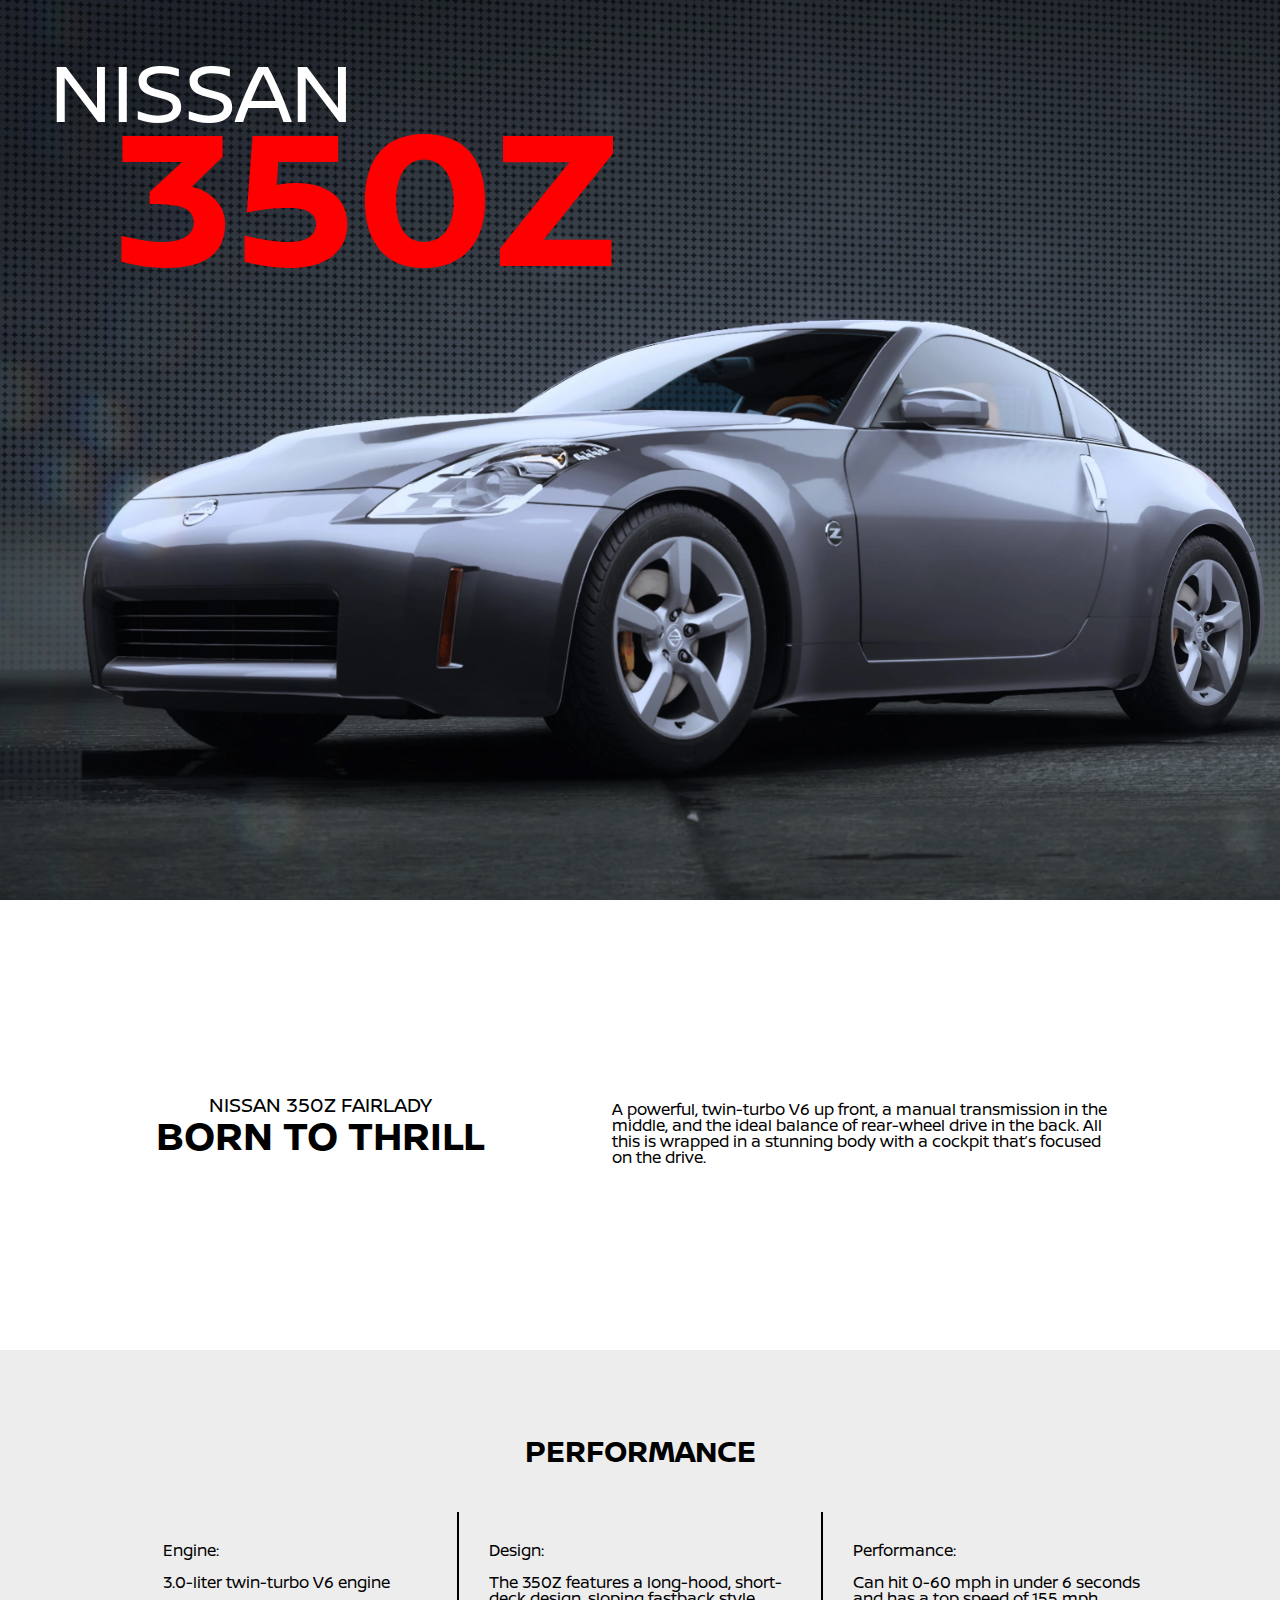
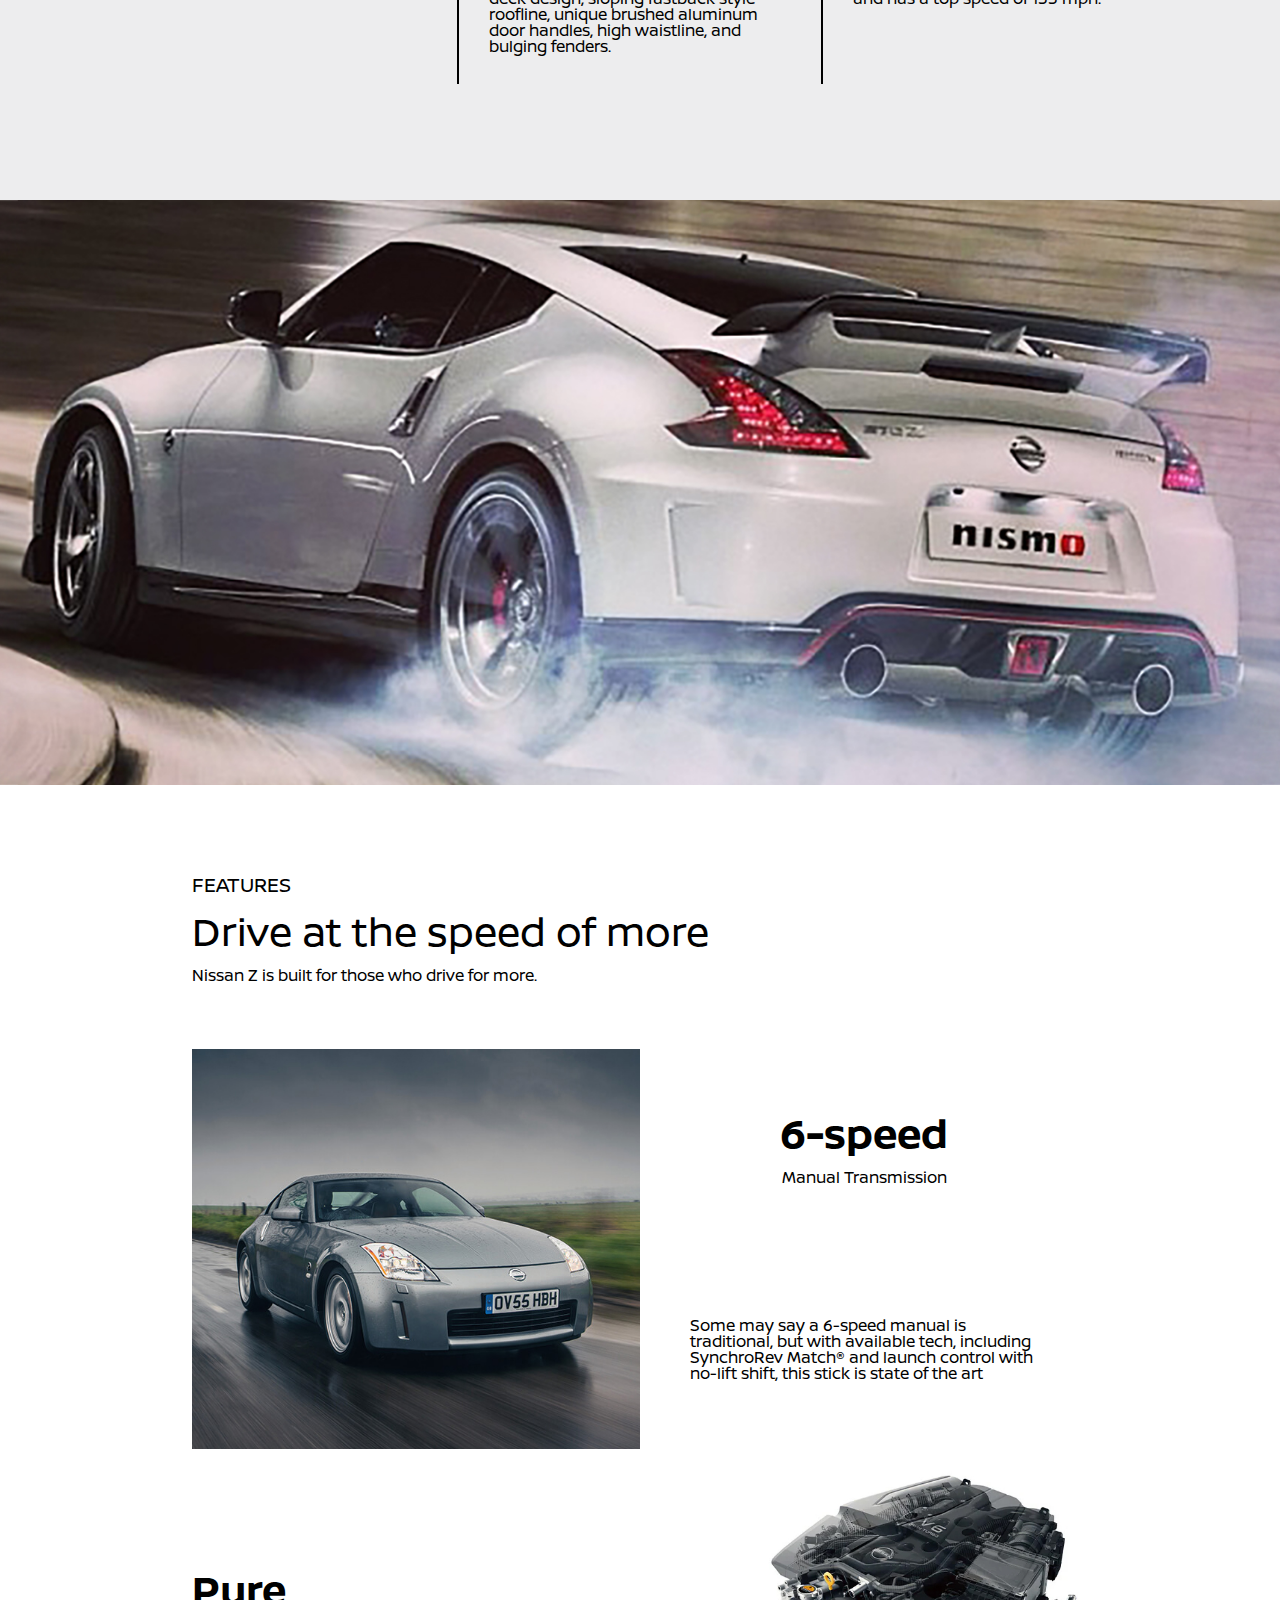
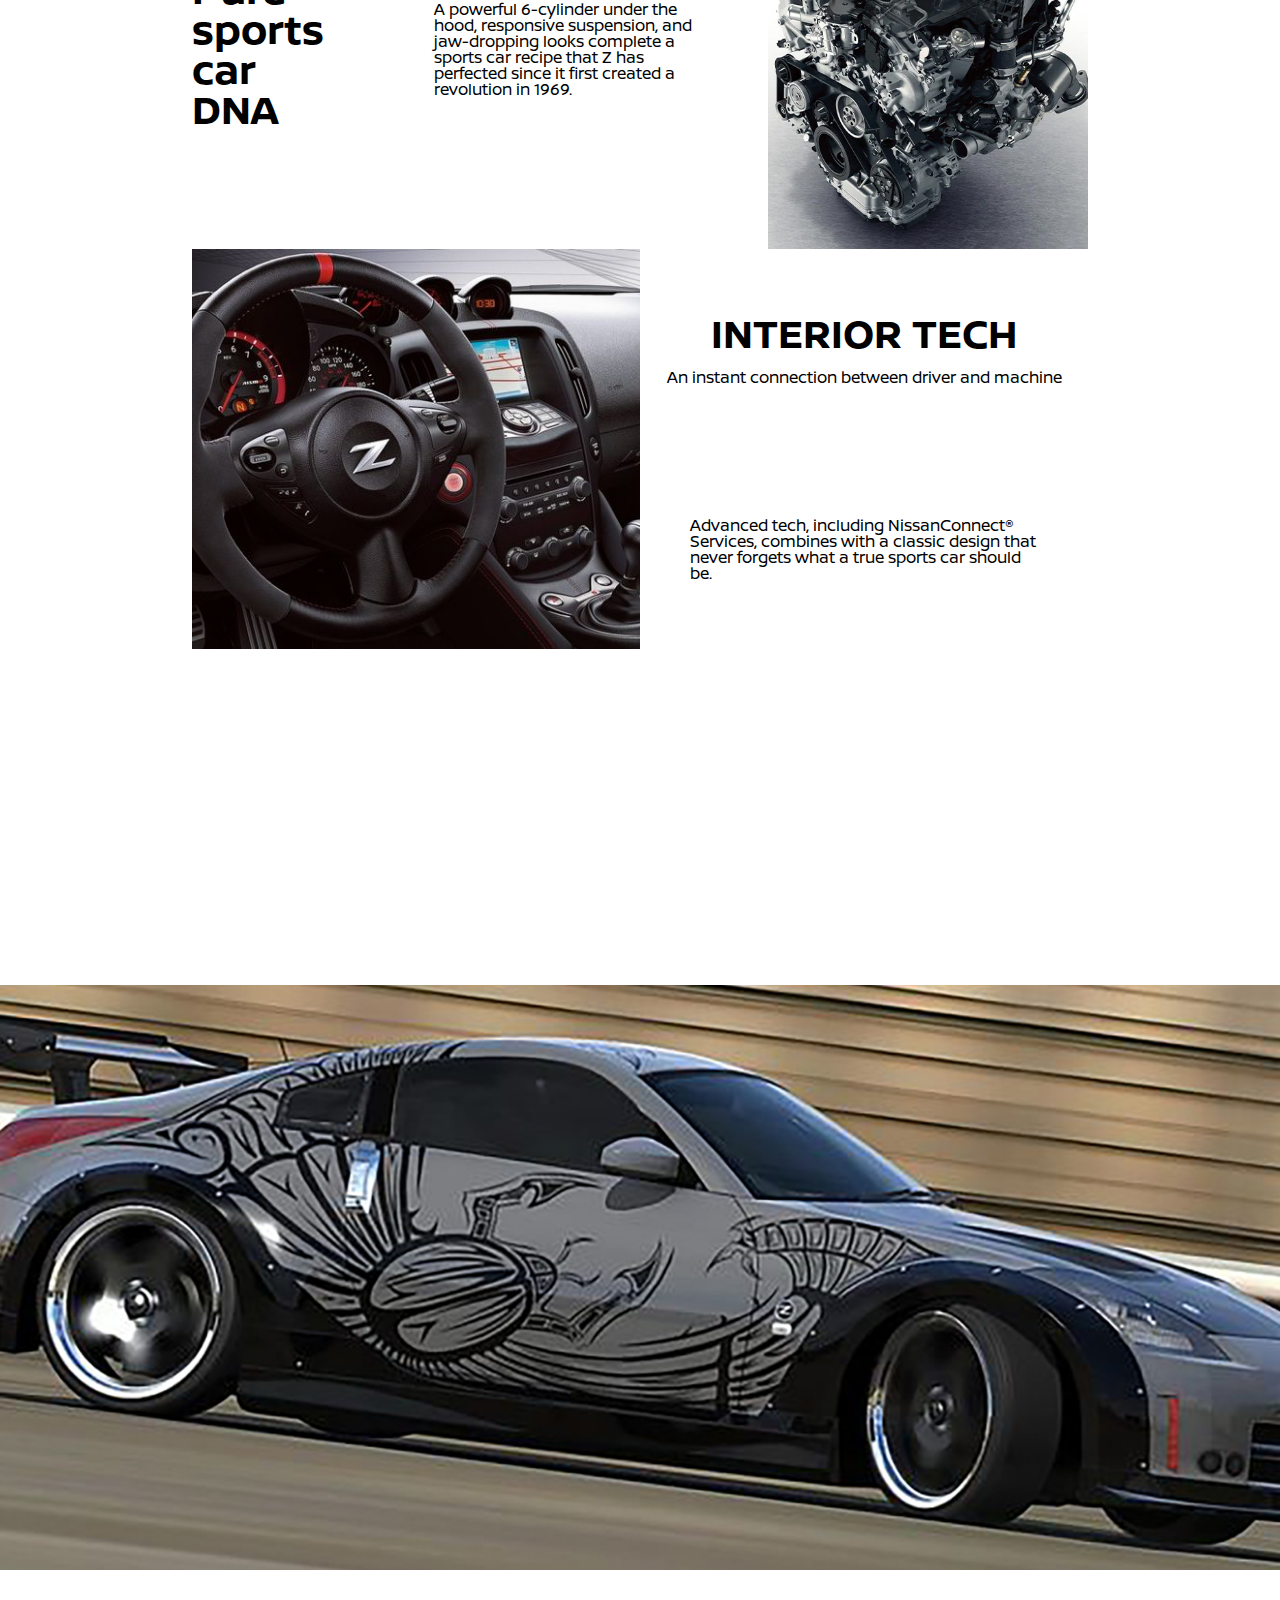
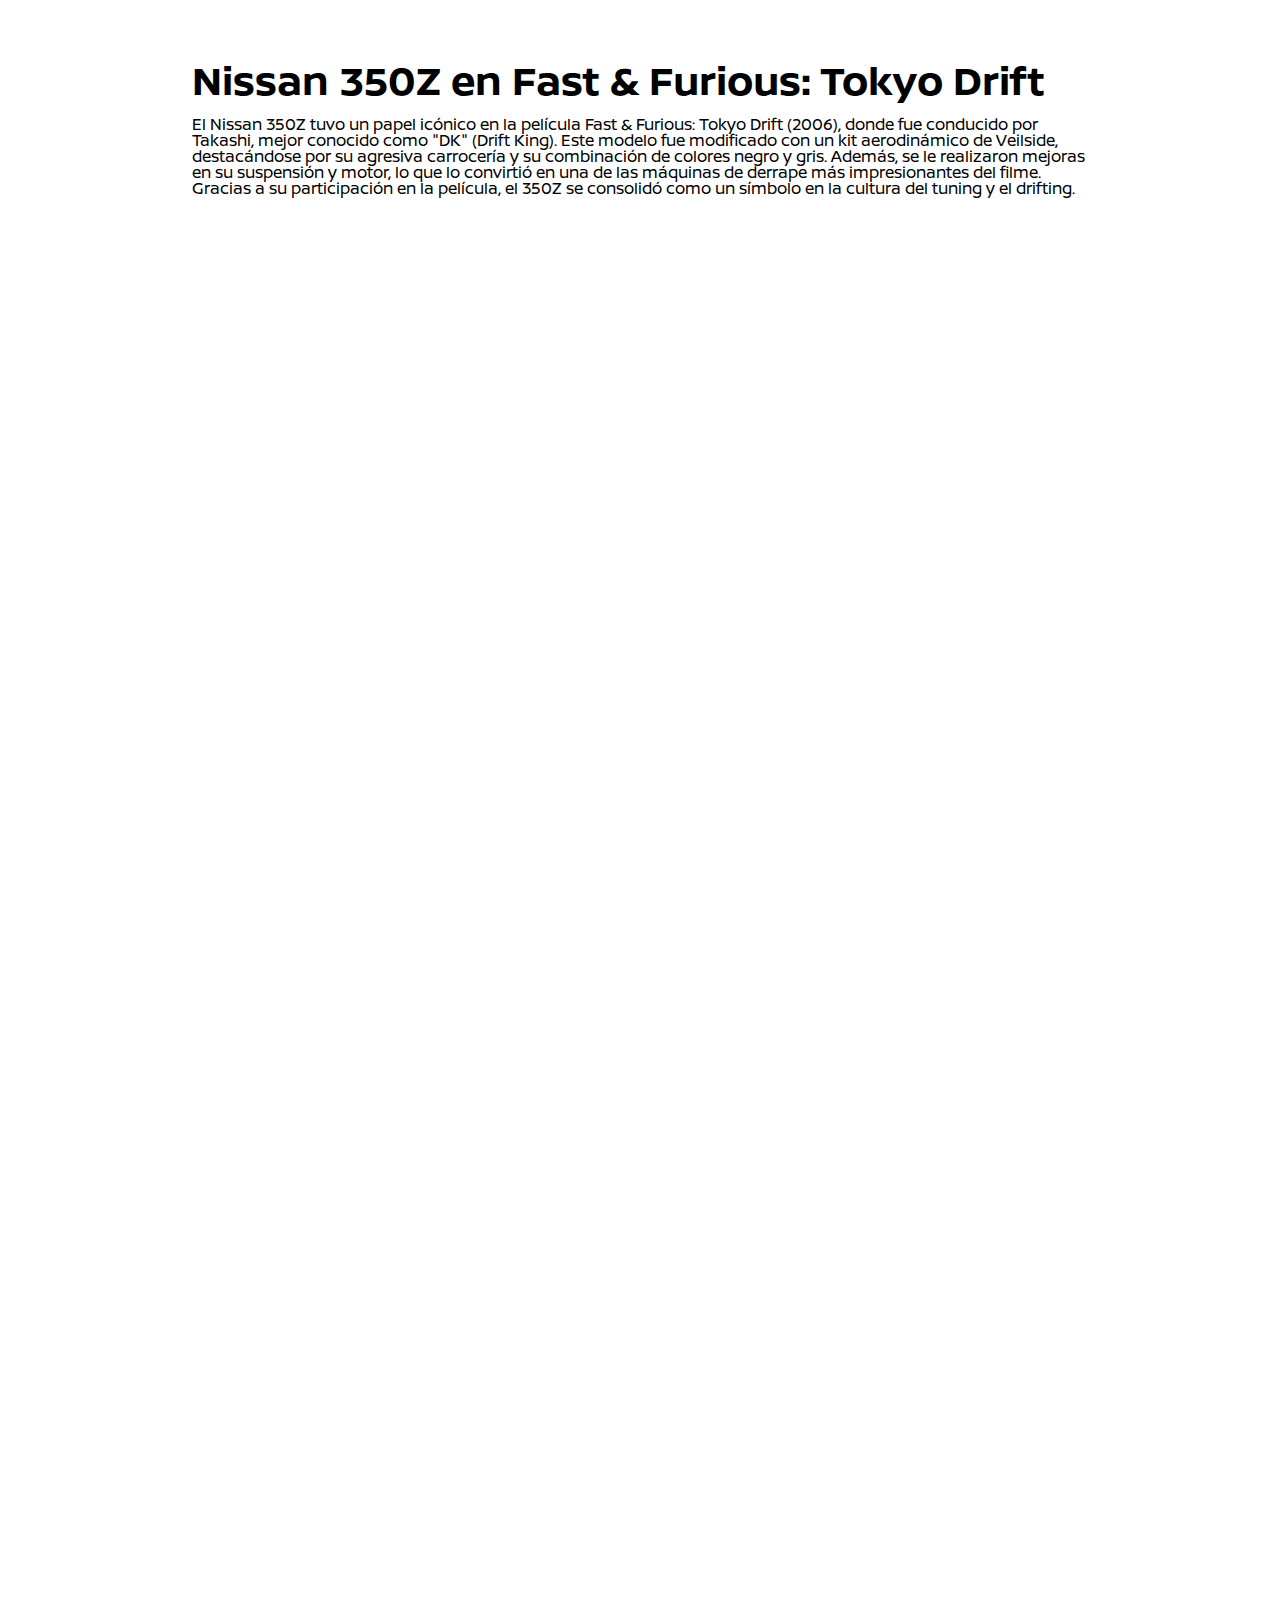
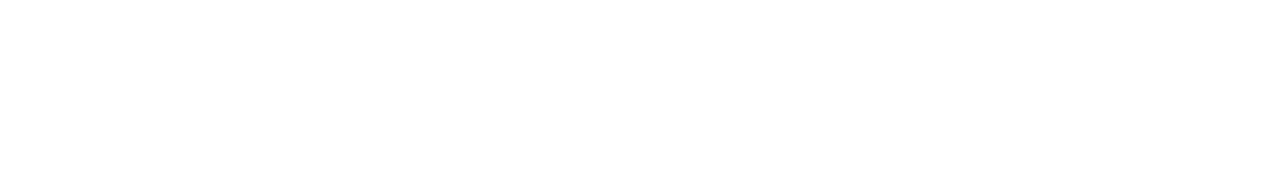
<file: 350Z/index.html>
<!DOCTYPE html>
<html lang="en">

<head>
    <meta charset="UTF-8">
    <meta name="viewport" content="width=device-width, initial-scale=1.0">
    <title>Nissan 350Z</title> <!--este titulo afecta el seo-->
    <script></script>
    <link rel="stylesheet" href="styles.css">  
</head>

<body>
    <section class="hero">

        <div class="title">
            <h1><p class="tp1">NISSAN</p> <p class="tp2">350Z</p></h1>
        </div>

   
    </section>

    <section class="description">
        <div class="h-description">
            <h2 class="dh1">NISSAN 350Z FAIRLADY</h2>
            <h2 class="dh2">BORN TO THRILL</h2>
        </div>

        <div class="block-spacer"></div>

        <div class="pdescription">
            <br>
            <p>A powerful, twin-turbo V6 up front, a manual transmission in the middle, and the ideal balance of rear-wheel drive in the back. All this is wrapped in a stunning body with a cockpit that’s focused on the drive.</p>
        </div>
    </section>    

    
    <section class="specs_box_container">    
        
        <div class="sbch">PERFORMANCE</div>
        <br>
        
        <div class="specs_box">
            <p class="specs1">
                Engine: <br>
                <br>
                3.0-liter twin-turbo V6 engine
            </p>
<div class="spacer1"></div>
            <p class="specs2">
                Design: <br>
                <br> 
                The 350Z features a long-hood, short-deck design, sloping fastback style roofline, unique brushed aluminum door handles, high waistline, and bulging fenders. <br>
                
            </p>
<div class="spacer2"></div>
            <p class="specs3">
                Performance: <br>
                <br>
                Can hit 0-60 mph in under 6 seconds and has a top speed of 155 mph. 
            </p>
        </div>
    </section>

    <section class="photo-box1">
    </section>

    <section class="features">
        <div class="f-container">
            <div class="f-titles">
                <h2 class="ftitle1">FEATURES</h2>
                <br>
                <h2 class="ftitle2">Drive at the speed of more</h2>
                <br>
                <p class="fp1">Nissan Z is built for those who drive for more.</p>
            </div>
        <br>
        <div class="features-box1">
            <div class="fb1-img"></div>
                <div class="textbox-container">
                    <div class="fb1-textbox1">
                        <h2 class="fb1-l1">6-speed</h2> 
                        <br>
                        <h2 class="fb1-l2">Manual Transmission</h2>
                    </div>

                <div class="fb1-textbox2">
                    <p class="fb1-tb2">Some may say a 6-speed manual is traditional, but with available tech, including SynchroRev Match® and launch control with no-lift shift, this stick is state of the art</p> 
                </div>
            </div>
        </div>

        <div class="features-box2">
            <div class="f-container2">
                <div class="fb2-textbox1">
                    <h2 class="fb2-l1">Pure <br>sports car <br>DNA</h2>
                </div>
                <br>
                <div class="fb2-textbox2">
                    <p>A powerful 6-cylinder under the hood, responsive suspension, and jaw-dropping looks complete a sports car recipe that Z has perfected since it first created a revolution in 1969.</p>
                </div>
                
                <div class="fb2-img"></div>
            </div>
        </div>

        <div class="features-box3">
            <div class="fb3-img"></div>
                <div class="textbox-container3">
                    <div class="fb3-textbox1">
                        <h2 class="fb3-l1">INTERIOR TECH</h2> 
                        <br>
                        <h2 class="fb3-l2">An instant connection between driver and machine</h2>
                    </div>

                <div class="fb3-textbox2">
                    <p class="fb3-tb2">Advanced tech, including NissanConnect® Services, combines with a classic design that never forgets what a true sports car should be.</p> 
                </div>
            </div>
        </div>
    </div>
    </section>

    <section class="photo-box2">
    </section>

    <section class="fastAndFurious">
        <div class="fastAndFurious-container">
            <h2 class="ff-title">Nissan 350Z en Fast & Furious: Tokyo Drift</h2>
            <br>
            <p>El Nissan 350Z tuvo un papel icónico en la película Fast & Furious: Tokyo Drift (2006), donde fue conducido por Takashi, mejor conocido como "DK" (Drift King). Este modelo fue modificado con un kit aerodinámico de Veilside, destacándose por su agresiva carrocería y su combinación de colores negro y gris. Además, se le realizaron mejoras en su suspensión y motor, lo que lo convirtió en una de las máquinas de derrape más impresionantes del filme. Gracias a su participación en la película, el 350Z se consolidó como un símbolo en la cultura del tuning y el drifting.</p>
        </div>    
    </section>

    
    



</body>
</html>
</file>
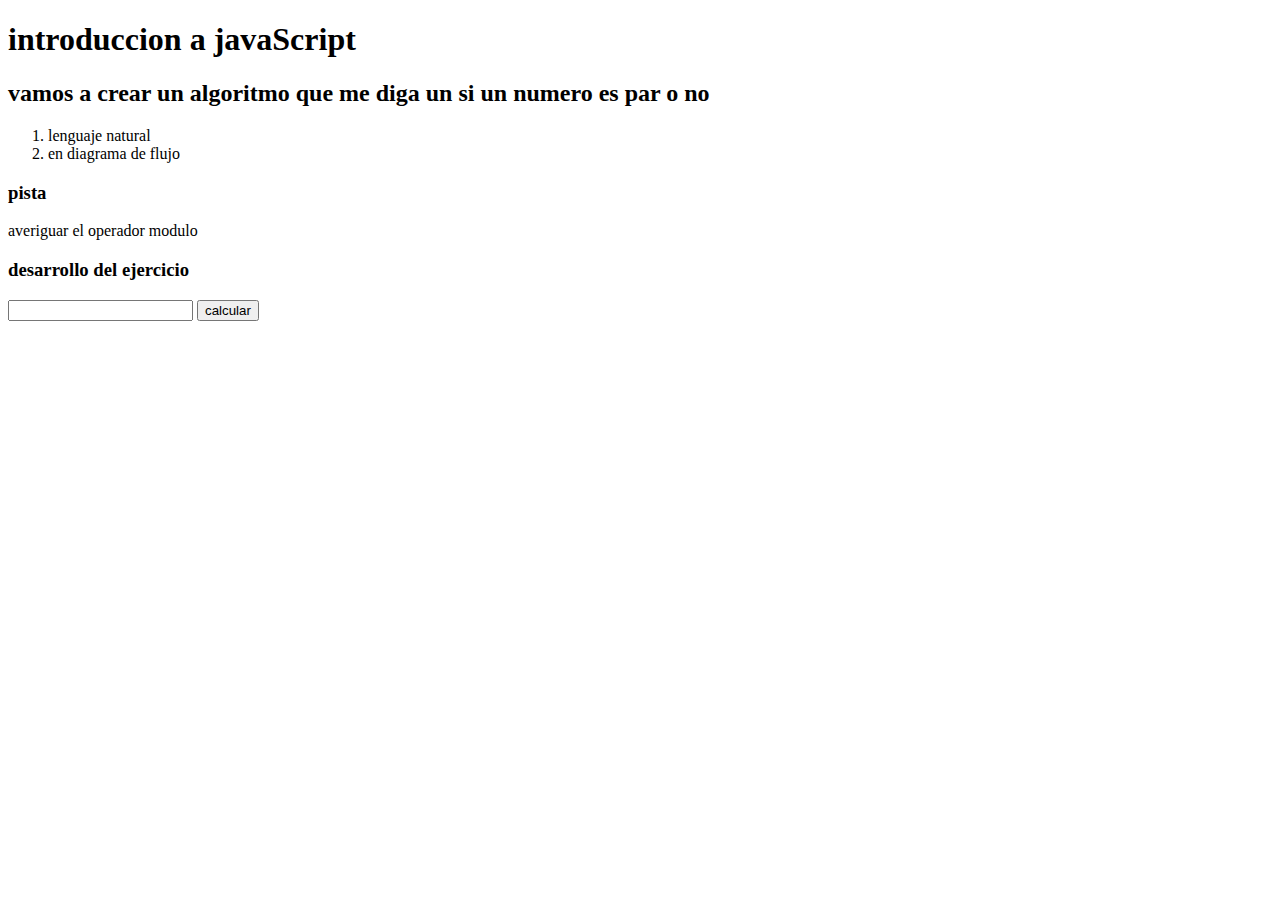
<file: ejercicio 1/index.html>
<!DOCTYPE html>
<html lang="en">
<head>
    <meta charset="UTF-8">
    <meta name="viewport" content="width=device-width, initial-scale=1.0">
    <title>Document</title>
</head>
<body>

    <h1>introduccion a javaScript</h1>
    <h2>vamos a crear un algoritmo que me diga un si un numero es par o no</h2>
    <ol>
        <li>lenguaje natural</li>
        <li>en diagrama de flujo</li>

    </ol>
<h3>pista</h3>
<p>averiguar el operador modulo</p>
<h3>desarrollo del ejercicio</h3>

<input type="number" id="entradaUsuarioPar">
<button id="btnPar">calcular</button>
<div id="salidaPar"></div>





</body>
<script src="main.js"> </script>

</html>
</file>
<file: 350Z/styles.css>
/* http://meyerweb.com/eric/tools/css/reset/ 
   v2.0 | 20110126
   License: none (public domain)
*/

html, body, div, span, applet, object, iframe,
h1, h2, h3, h4, h5, h6, p, blockquote, pre,
a, abbr, acronym, address, big, cite, code,
del, dfn, em, img, ins, kbd, q, s, samp,
small, strike, strong, sub, sup, tt, var,
b, u, i, center,
dl, dt, dd, ol, ul, li,
fieldset, form, label, legend,
table, caption, tbody, tfoot, thead, tr, th, td,
article, aside, canvas, details, embed, 
figure, figcaption, footer, header, hgroup, 
menu, nav, output, ruby, section, summary,
time, mark, audio, video {
	margin: 0;
	padding: 0;
	border: 0;
	font-size: 100%;
	font: inherit;
	vertical-align: baseline;
}
/* HTML5 display-role reset for older browsers */
article, aside, details, figcaption, figure, 
footer, header, hgroup, menu, nav, section {
	display: block;
}
body {
	line-height: 1;
}
ol, ul {
	list-style: none;
}
blockquote, q {
	quotes: none;
}
blockquote:before, blockquote:after,
q:before, q:after {
	content: '';
	content: none;
}
table {
	border-collapse: collapse;
	border-spacing: 0;
}

/* end of css reset ------- */

*{box-sizing: border-box;}



@font-face {
    font-family: nissan;
    src: url(./assets/fonts/nissan/nissanbrand_regular.otf);
  
}

@font-face {
    font-family: nissan-bold;
    src: url(./assets/fonts/nissan/nissanbrand_bold.otf);
}

/* HERO------- */

.hero{
    display: flex;
    flex-direction: column;
    z-index: 0;
    position: relative;
    top: 0;
    left: 0;
    width: 100%;
    height: 100vh;
    background-image: url(assets/imgs/PNG/NFSUB_Garage_Nissan_350Z2006.jpg);
    background-size: cover; 
    background-position: center; /* Centra la imagen */
}

.title{
    width: 60%;
    margin-left: 50px;
    display: flex;
    flex-wrap: wrap;
    margin-top: 90px;


}

h1{
    z-index: 1;
    display: flex;
    color: white;
   
   
}

.tp1{
    font-family: nissan;
    font-size: 85px;
    line-height: 0%;
    
}

.tp2{
   font-family: nissan-bold; 
   font-size: 200px;
   margin-left: -30%;
   color: red;
}

/* end hero section ------- */

/* DESCRIPTION------- */

.description{
    display: flex;
    flex-wrap: wrap;
    align-items: center;
    justify-content: center;
    flex-direction: row;
    height: 50vh;
  
}

.h-description{
    width: 40;

}

.dh1{
    font-size: 20px;
    font-family: nissan;
    display: flex;
    justify-content: center;
   
}

.dh2{
    font-size: 40px;
    font-family: nissan-bold;
    display: flex;
    justify-content: center;
   
}

.block-spacer{
    width: 10%;
}

p{
    display: flex;
    justify-content: center;
   
}

.pdescription{
    width: 40%;
    font-family: nissan;
}

/* end of description ------- */

/* SPECS------- */

.specs_box_container{
    font-family: nissan;
    display: flex;
    justify-content: center;
    align-items: center;
    background-color: #ededee;
    height: 50vh;
    flex-direction: column;
}

.sbch{
    font-size: 30px;
    font-family: nissan-bold;
}

.specs_box{
    width: 85%;
    display: flex;
    flex-direction: row;
    justify-content: center;
    margin-top: 30px;
    margin-bottom: 30px;
}

.specs_box p{
    width: 30%;
    margin: 30px;

}

.spacer1{
    width: 2px; /* Adjust for line thickness */
    height: auto; /* Adjust for line length */
    background-color: black; /* Or any color */
    display: inline-block; /* Or block, depending on your layout */

}

.spacer2{
    width: 2px; /* Adjust for line thickness */
    height: auto; /* Adjust for line length */
    background-color: black; /* Or any color */
    display: inline-block; /* Or block, depending on your layout */
}

/* end of specs ------- */
/*photobox1------*/

.photo-box1{
    width: 100%;
    height: 65vh;
    background-image: url(assets/imgs/176b20e8794ab9cba3b11fbd21828811\ copy.jpg);
    background-size: cover; 
    background-position: center; /* Centra la imagen */
}

/* FEATURES------- */

.features{
    font-family: nissan;
    height: 200vh;
    display: flex;
    justify-content: center;
    align-items: center;
}

.f-container{
    width: 70%;
    height: 180vh;
    display: flex;
    flex-direction: column;
}
/* FEATURES TITLES ------- */
.f-titles{
    margin-bottom: 50px;
}

.ftitle1{
    font-size: 20px;
}

.ftitle2{
    font-size: 40px;
}

.fp1{
    justify-content: flex-start;
}
/* FEATURES BOXES------- */
/* FBOX1------- */
.features-box1{
    width: 100%;
    height: 400px;
    display: flex;
    flex-direction: row;
    align-items: center;
    background-color: ;
}

.fb1-img{
    width: 50%;
    height: 100%;
    background-position: center;
    background-size: cover;
    background-image: url(assets/imgs/TopGear-Exhaust-Nissan-350Z-002-SQ-copy.jpg);
  
}

.textbox-container{
    display: flex;
    flex-direction: column;
    width: 50%;
    height: 100%;
    align-items: center;
   
}

.fb1-textbox1{
    display: flex;
    flex-direction: column;
    justify-content: center;
    align-items: center;
    height: 50%;
    width: 100%;
   
}

.fb1-l1{
    font-size: 40px;
    font-family: nissan-bold;
}

.fb1-textbox2{
    width: 100%;
    height: 50%;
    display: flex;
    justify-content: center;
    align-items: center;
    padding: 50px;
}
/* FBOX2------- */
.f-container2{
    width: 100%;
    height: 400px;
    display: flex;
    flex-direction: row;
    align-items: center;
}

.fb2-textbox1{
    display: flex;
    flex-direction: column;
    justify-content: center;
    align-items: ;
    height: 100%;
    width: 60%;
    font-family: nissan-bold;
    font-size: 40px;
}

.fb2-textbox2{
    display: flex;
    flex-direction: column;
    justify-content: center;
    align-items: center;
    height: 30%;
    width: 100%;
    padding: 50px;
}

.fb2-img{
    width: 100%;
    height: 100%;
    background-position: center;
    background-size: cover;
    background-image: url(assets/imgs/2024-nissan-z-nismo-twin-turbo-v6-engine\ copy.jpg);
}
/* FBOX3------- */
.features-box3{
    width: 100%;
    height: 400px;
    display: flex;
    flex-direction: row;
    align-items: center;
    background-color:;
}

.fb3-img{
    width: 50%;
    height: 100%;
    background-position: center;
    background-size: cover;
    background-image: url(assets/imgs/ad4cc8210d895ab7886677f74f525d7c.jpg);
  
}

.textbox-container3{
    display: flex;
    flex-direction: column;
    width: 50%;
    height: 100%;
    align-items: center;
   
}

.fb3-textbox1{
    display: flex;
    flex-direction: column;
    justify-content: center;
    align-items: center;
    height: 50%;
    width: 100%;
   
}

.fb3-l1{
    font-size: 40px;
    font-family: nissan-bold;
}

.fb3-textbox2{
    width: 100%;
    height: 50%;
    display: flex;
    justify-content: center;
    align-items: center;
    padding: 50px;
}

/*photobox2------*/

.photo-box2{
    width: 100%;
    height: 65vh;
    background-image: url(assets/imgs/a857a2991c40c6da7a7fb44a4bd02fc8\ copy.jpg);
    background-size: cover; 
    background-position: center; /* Centra la imagen */
}

.fastAndFurious{
    font-family: nissan;
    height: 200vh;
    display: flex;
    justify-content: center;
    align-items: center;
}

.fastAndFurious-container{
    width: 70%;
    height: 180vh;
    display: flex;
    flex-direction: column;
}

.ff-title{
font-family: nissan-bold;
font-size: 40px;
}
</file>
